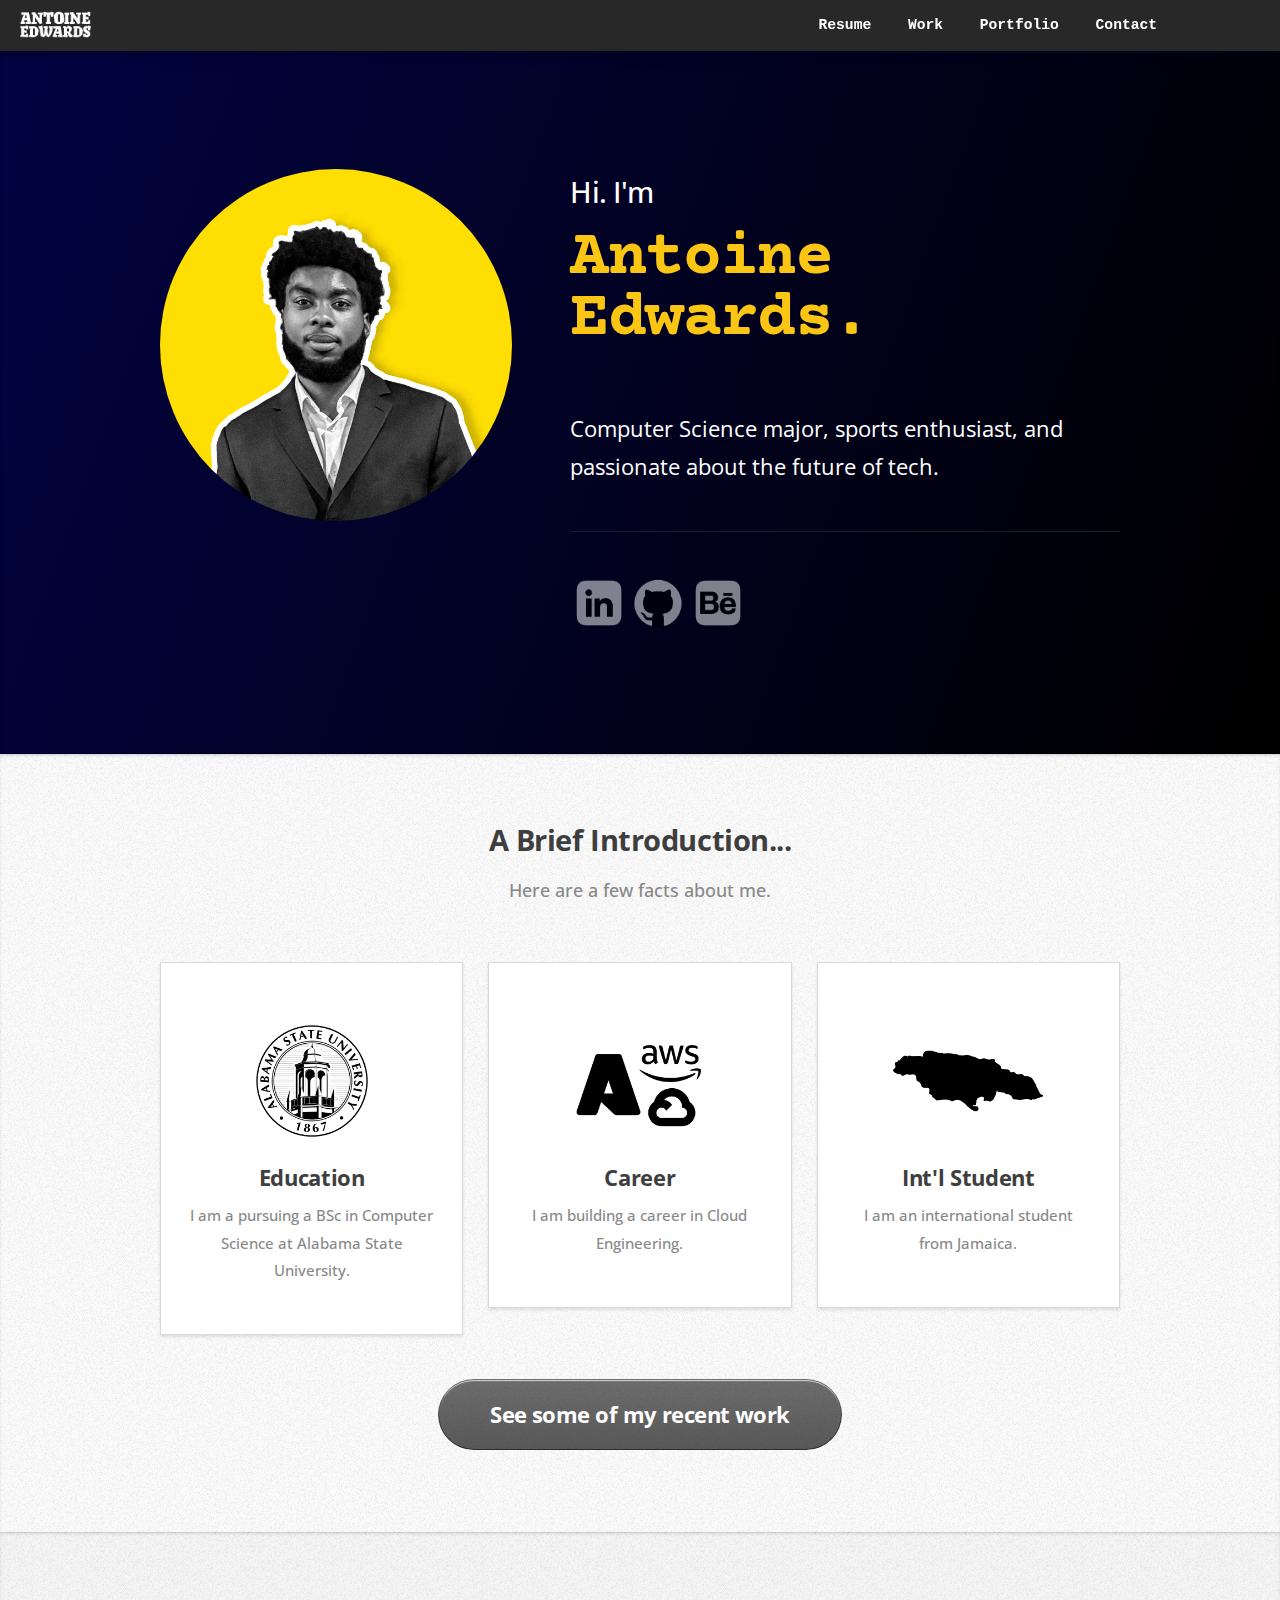
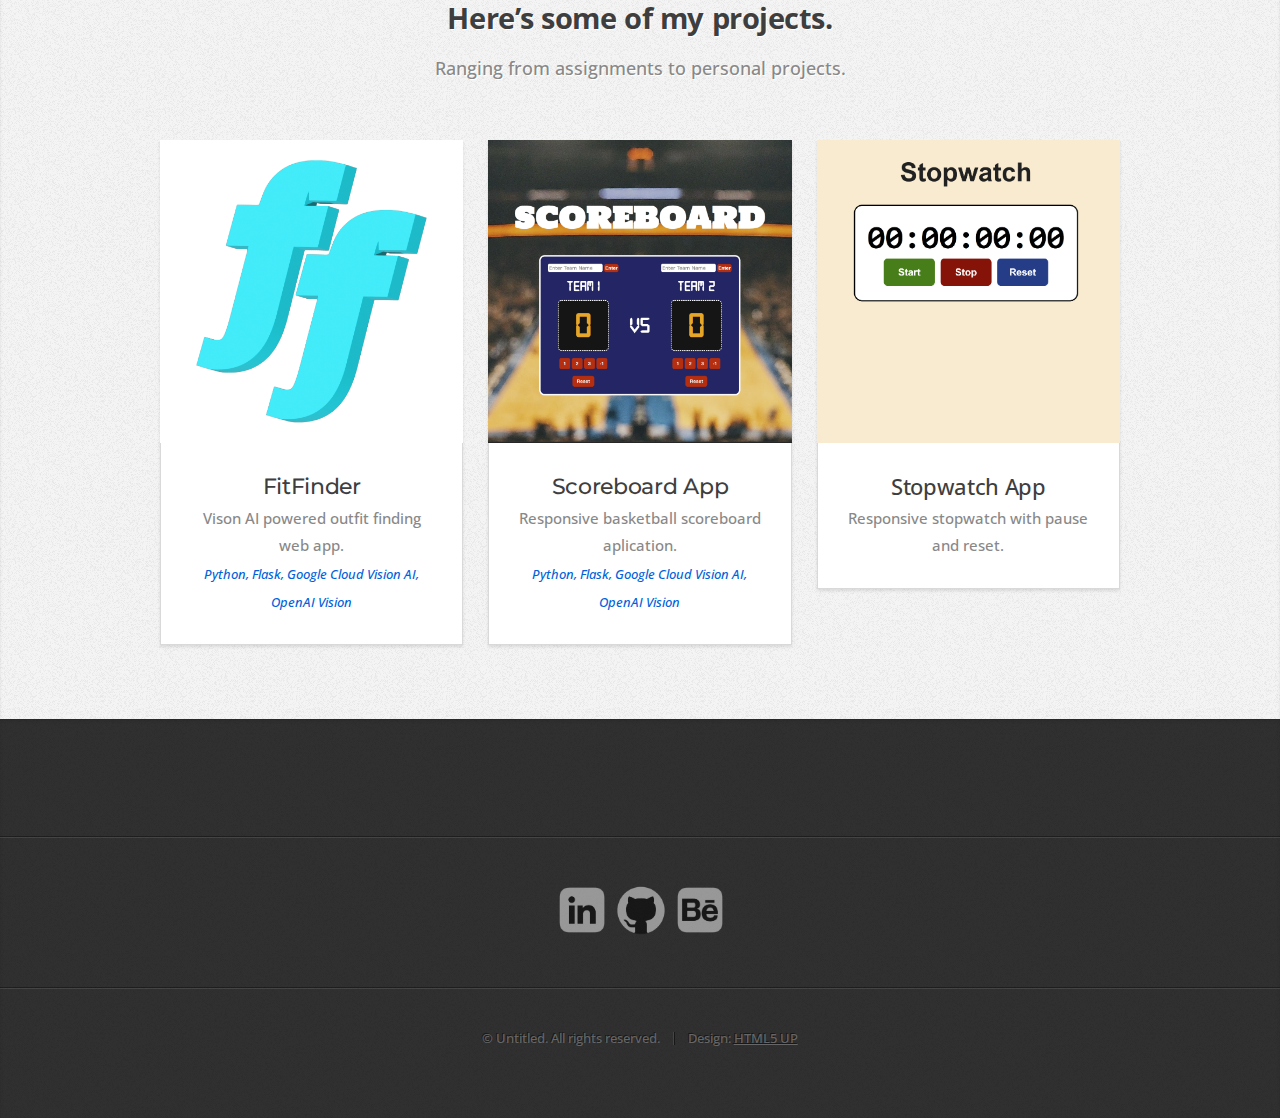
<file: html5up-miniport/index.html>
<!DOCTYPE HTML>
<!--
	Miniport by HTML5 UP
	html5up.net | @ajlkn
	Free for personal and commercial use under the CCA 3.0 license (html5up.net/license)
-->
<html>
	<head>
		<title>Antoine Edwards</title>
		<meta charset="utf-8" />
		<meta name="viewport" content="width=device-width, initial-scale=1, user-scalable=no" />
		<link rel="stylesheet" href="assets/css/main.css" />
		<link rel="icon" type="image/x-icon" href="images/">
	</head>
	<body class="is-preload">

		<!-- Nav -->
			<nav id="nav">
				<img id="logo" src="images/1x/Asset 2.png"/>
				<ul class="container">
					<li><a href="assets/ANTOINE-EDWARDS-RESUME.pdf" target="_blank">Resume</a></li>
					<li><a href="#work">Work</a></li>
					<li><a href="#portfolio">Portfolio</a></li>
					<li><a href="#contact">Contact</a></li>
				</ul>
			</nav>

		<!-- Home -->
			<article id="top" class="wrapper style1">
				<div class="container">
					<div class="row">
						<div class="col-4 col-5-large col-12-medium">
							<span class="image fit"><img src="images/HEADSHOT-yellow-bg.png" alt="" /></span>
						</div>
						<div class="col-8 col-7-large col-12-medium">
							<header>
								<h1 style="font-size: 2em;">Hi. I'm</h1>
								<h1 style="line-height: 1.5em;"><strong>Antoine Edwards.</strong></h1>
							</header>
							<p>Computer Science major, 
								sports enthusiast, and passionate about the future of tech.</p>
								<div class="col-12" >
									<hr/>
									<ul class="social">
										<li><a href="https://www.linkedin.com/in/antoineedwards"><img src="images/logos-02.png" height="50px" style="opacity: 0.5;"/></a></li>
										<li><a href="https://github.com/antoineedwards"><img src="images/logos-01.png" height="50px" style="opacity: 0.5"/></a></li>
										<li><a href="https://www.behance.net/antoineedwardsart"><img src="images/logos-03.png" height="50px" style="opacity: 0.5"/></a></li>
									</ul>
								</div>
							</div>
					</div>
				</div>
			</article>

		<!-- Work -->
			<article id="work" class="wrapper style2">
				<div class="container">
					<header>
						<h2>A Brief Introduction...</h2>
						<p>Here are a few facts about me.</p>
					</header>
					<div class="row aln-center">
						<div class="col-4 col-6-medium col-12-small">
							<section class="box style1">
								<img class="new-images" src = "images/WEBSITE-ASSETS-03.png">								
								<h3>Education</h3>
								<p>I am a pursuing a BSc in Computer Science at Alabama State University.</p>
							</section>
						</div>
						<div class="col-4 col-6-medium col-12-small">
							<section class="box style1">
								<img class="new-images" src = "images/WEBSITE-ASSETS-02.png">								
								<h3>Career</h3>
								<p>I am building a career in Cloud Engineering.</p>
							</section>
						</div>
						<div class="col-4 col-6-medium col-12-small">
							<section class="box style1">
								<img class="new-images" src = "images/WEBSITE-ASSETS-01.png">								
								<h3>Int'l Student</h3>
								<p>I am an international student from Jamaica.</p>
							</section>
						</div>
					</div>
					<footer>
						<a href="#portfolio" class="button large scrolly">See some of my recent work</a>
					</footer>
				</div>
			</article>

		<!-- Portfolio -->
			<article id="portfolio" class="wrapper style3">
				<div class="container">
					<header>
						<h2>Here’s some of my projects.</h2>
						<p>Ranging from assignments to personal projects.</p>
					</header>
					<div class="row">
						<div class="col-4 col-6-medium col-12-small">
							<article class="box style2">
								<a href="https://github.com/antoineedwards/palindrome-checker" class="image featured"><img src="images/fitfinder-03.jpg" alt="Antoine Edwards" /></a>
								<h3 class="project-title"><a href="#">FitFinder</a></h3>
								<p>Vison AI powered outfit finding web app.</p>
								<i class="app-desc">Python, Flask, Google Cloud Vision AI, OpenAI Vision </i>
							</article>
						</div>
						<div class="col-4 col-6-medium col-12-small">
							<article class="box style2">
								<a href="https://github.com/antoineedwards/Scoreboard-Project-JavaScript-Practice" class="image featured"><img src="images/scoreboard-thumbnail.png" alt="Antoine Edwards" /></a>
								<h3 class="project-title"><a href="#">Scoreboard App</a></h3>
								<p>Responsive basketball scoreboard aplication.</p>
								<i class="app-desc">Python, Flask, Google Cloud Vision AI, OpenAI Vision </i>
							</article>
						</div>
						<div class="col-4 col-6-medium col-12-small">
							<article class="box style2">
								<a href="#" class="image featured"><img src="images/stopwatch-thumbnail.png" alt="Antoine Edwards" /></a>
								<h3><a href="#">Stopwatch App</a></h3>
								<p>Responsive stopwatch with pause and reset.</p>
							</article>
							<!--
						</div>
						<div class="col-4 col-6-medium col-12-small">
							<article class="box style2">
								<a href="#" class="image featured"><img src="images/pic03.jpg" alt="Antoine Edwards" /></a>
								<h3><a href="#">Tempus dolore</a></h3>
								<p>Ornare nulla proin odio consequat.</p>
							</article>
						</div>
						<div class="col-4 col-6-medium col-12-small">
							<article class="box style2">
								<a href="#" class="image featured"><img src="images/pic05.jpg" alt="" /></a>
								<h3><a href="#">Feugiat aliquam</a></h3>
								<p>Ornare nulla proin odio consequat.</p>
							</article>
						</div>
						<div class="col-4 col-6-medium col-12-small">
							<article class="box style2">
								<a href="#" class="image featured"><img src="images/pic06.jpg" alt="" /></a>
								<h3><a href="#">Sed amet ornare</a></h3>
								<p>Ornare nulla proin odio consequat.</p>
							</article>
						</div>
					</div>
					<footer>
						<p>Want to know more?</p>
						<a href="#contact" class="button large scrolly">Get in touch with me</a>-->
					</footer>
				</div>
			</article>

		<!-- Contact -->
			<article id="contact" class="wrapper style4">
				<!--<div class="container medium">
					<header>
						<h2>Let's get in touch.</h2>
						<p>Send me a message!.</p>
					</header>
					<div class="row">
						<div class="col-12">
							<form method="post" action="#">
								<div class="row">
									<div class="col-6 col-12-small">
										<input type="text" name="name" id="name" placeholder="Name" />
									</div>
									<div class="col-6 col-12-small">
										<input type="text" name="email" id="email" placeholder="Email" />
									</div>
									<div class="col-12">
										<input type="text" name="subject" id="subject" placeholder="Subject" />
									</div>
									<div class="col-12">
										<textarea name="message" id="message" placeholder="Message"></textarea>
									</div>
									<div class="col-12">
										<ul class="actions">
											<li><input type="submit" value="Send Message" onclick="sendEmail()" /></li>
											<li><input type="reset" value="Clear Form" class="alt" /></li>
										</ul>
									</div>
								</div>
							</form>
						</div>-->
						<div class="col-12" >
							<hr/>
							<ul class="social">
								<li><a href="https://www.linkedin.com/in/antoineedwards"><img src="images/logos-02.png" height="50px" style="opacity: 0.5;"/></a></li>
								<li><a href="https://github.com/antoineedwards"><img src="images/logos-01.png" height="50px" style="opacity: 0.5"/></a></li>
								<li><a href="https://www.behance.net/antoineedwardsart"><img src="images/logos-03.png" height="50px" style="opacity: 0.5"/></a></li>

								<!--<li><a href="https://x.com/Hilltopbadniss" class="icon brands fa-twitter"><span class="label">Twitter</span></a></li>
								<li><a href="https://www.instagram.com/_aj.edwards_/?hl=en" class="icon brands fa-instagram"><span></span></a></li>
							-->
								<!--
								<li><a href="#" class="icon solid fa-rss"><span>RSS</span></a></li>
								<li><a href="#" class="icon brands fa-foursquare"><span>Foursquare</span></a></li>
								<li><a href="#" class="icon brands fa-skype"><span>Skype</span></a></li>
								<li><a href="#" class="icon brands fa-soundcloud"><span>Soundcloud</span></a></li>
								<li><a href="#" class="icon brands fa-youtube"><span>YouTube</span></a></li>
								<li><a href="#" class="icon brands fa-blogger"><span>Blogger</span></a></li>
								<li><a href="#" class="icon brands fa-flickr"><span>Flickr</span></a></li>
								<li><a href="#" class="icon brands fa-vimeo"><span>Vimeo</span></a></li>
								-->
							</ul>
							<hr />
						</div>
					</div>
					<footer>
						<ul id="copyright">
							<li>&copy; Untitled. All rights reserved.</li><li>Design: <a href="http://html5up.net">HTML5 UP</a></li>
						</ul>
					</footer>
				</div>
			</article>

		<!-- Scripts -->
			<script src="assets/js/jquery.min.js"></script>
			<script src="assets/js/jquery.scrolly.min.js"></script>
			<script src="assets/js/browser.min.js"></script>
			<script src="assets/js/breakpoints.min.js"></script>
			<script src="assets/js/util.js"></script>
			<script src="assets/js/main.js"></script>
			<script src="assets/js/contact.js"></script>

	</body>
</html>
</file>
<file: html5up-miniport/assets/css/main.css>
@import url("https://fonts.googleapis.com/css?family=Open+Sans:300,300italic,600,600italic,700");
@import url("fontawesome-all.min.css");
@import url('https://fonts.googleapis.com/css2?family=Courier+Prime:ital,wght@0,400;0,700;1,400;1,700&family=Space+Mono:ital,wght@0,400;0,700;1,400;1,700&display=swap');
@import url('https://fonts.googleapis.com/css2?family=Courier+Prime:ital,wght@0,400;0,700;1,400;1,700&family=Montserrat:ital,wght@0,100..900;1,100..900&family=Space+Mono:ital,wght@0,400;0,700;1,400;1,700&display=swap');
@import url('https://fonts.googleapis.com/css2?family=Montserrat:ital,wght@0,100..900;1,100..900&display=swap');
/*
	Miniport by HTML5 UP
	html5up.net | @ajlkn
	Free for personal and commercial use under the CCA 3.0 license (html5up.net/license)
*/
*{

	font-weight: 500;
}
html, body, div, span, applet, object,
iframe, h1, h2, h3, h4, h5, h6, p, blockquote,
pre, a, abbr, acronym, address, big, cite,
code, del, dfn, em, img, ins, kbd, q, s, samp,
small, strike, strong, sub, sup, tt, var, b,
u, i, center, dl, dt, dd, ol, ul, li, fieldset,
form, label, legend, table, caption, tbody,
tfoot, thead, tr, th, td, article, aside,
canvas, details, embed, figure, figcaption,
footer, header, hgroup, menu, nav, output, ruby,
section, summary, time, mark, audio, video {
	margin: 0;
	padding: 0;
	border: 0;
	font-size: 100%;
	font: Montserrat;
	vertical-align: baseline;}

article, aside, details, figcaption, figure,
footer, header, hgroup, menu, nav, section {
	display: block;}

.project-title{
	font-family: Montserrat;
	font-weight: 100;
}

.app-desc{
	font-size: 0.9em;
	color:#0062DB;
}

body {
	line-height: 1;
}

ol, ul {
	list-style: none;
}

blockquote, q {
	quotes: none;
}

	blockquote:before, blockquote:after, q:before, q:after {
		content: '';
		content: none;
	}

table {
	border-collapse: collapse;
	border-spacing: 0;
}

body {
	-webkit-text-size-adjust: none;
}

mark {
	background-color: transparent;
	color: inherit;
}

input::-moz-focus-inner {
	border: 0;
	padding: 0;
}

input, select, textarea {
	-moz-appearance: none;
	-webkit-appearance: none;
	-ms-appearance: none;
	appearance: none;
}

/* Basic */

	html {
		box-sizing: border-box;
	}

	*, *:before, *:after {
		box-sizing: inherit;
	}

	body {
		padding-top: 3.5em;
	}

		body.is-preload *, body.is-preload *:before, body.is-preload *:after {
			-moz-animation: none !important;
			-webkit-animation: none !important;
			-ms-animation: none !important;
			animation: none !important;
			-moz-transition: none !important;
			-webkit-transition: none !important;
			-ms-transition: none !important;
			transition: none !important;
		}

	body, input, textarea, select {
		font-family: 'Open Sans', sans-serif;
		line-height: 1.85em;
		color: #888;
		font-weight: 300;
		font-size: 13pt;
	}

	a {
		-moz-transition: color .2s ease-in-out;
		-webkit-transition: color .2s ease-in-out;
		-ms-transition: color .2s ease-in-out;
		transition: color .2s ease-in-out;
		color: #43B3E0;
		text-decoration: underline;
	}

		a:hover {
			color: #43bff0 !important;
		}

		a img {
			border: 0;
		}

	b, strong {
		font-weight: 600;
		color: #3e3e3e;
	}

	i, em {
		font-style: italic;
	}

	sub {
		position: relative;
		top: 0.5em;
		font-size: 0.8em;
	}

	sup {
		position: relative;
		top: -0.5em;
		font-size: 0.8em;
	}

	blockquote {
		border-left: solid 0.75em #eee;
		padding: 1em 0 1em 1.5em;
		font-style: italic;
	}

	h1, h2, h3, h4, h5, h6 {
		color: #3e3e3e;
		margin: 0 0 0.75em 0;
	}

	h1 a, h2 a, h3 a, h4 a, h5 a, h6 a {
		text-decoration: none;
		color: inherit;
	}

	h2, h3, h4, h5, h6 {
		font-weight: 700;
	}

	h1 {
		font-size: 40px;
		letter-spacing: -0.025em;

	}

		h1 strong {
			font-family: "Courier Prime", monospace;
			font-weight: 800;
			font-size: 65px;
			letter-spacing: -0.025em;
			font-style: normal;
			color: rgb(251, 197, 19);
		}

	h2 {
		font-size: 2em;
		letter-spacing: -0.015em;
	}

	h3 {
		font-size: 1.5em;
		letter-spacing: -0.015em;
	}

	em, i {
		font-style: italic;
	}

	br.clear {
		clear: both;
	}

	hr {
		border: 0;
		border-top: solid 1px #444;
		border-top-color: rgba(0, 0, 0, 0.35);
		box-shadow: 0px 1px 0px 0px rgba(255, 255, 255, 0.1);
		height: 1px;
		margin: 3em 0;
	}

	p, ul, ol, dl, table {
		margin-bottom: 0;
	}

	header {
		margin: 0 0 3em 0;
	}

		header > p {
			font-size: 1.25em;
			margin: 0;
		}

	footer {
		margin: 3em 0 0 0;
	}

		footer > p {
			font-size: 1.25em;
		}

/* Container */

	.container {
		margin: 0 auto;
		max-width: calc(100% - 50px);
		width: 1200px;
	}

		.container.medium {
			width: 900px;
		}

		@media screen and (max-width: 1680px) {

			.container {
				width: 1200px;
			}

				.container.medium {
					width: 900px;
				}

		}

		@media screen and (max-width: 1280px) {

			.container {
				width: 960px;
			}

				.container.medium {
					width: 720px;
				}

		}

		@media screen and (max-width: 980px) {

			.container {
				width: 100%;
			}

				.container.medium {
					width: 75%;
				}

		}

		@media screen and (max-width: 736px) {

			.container {
				width: 100%;
				max-width: calc(100% - 30px);
			}

				.container.medium {
					width: 100%;
				}

		}

/* Row */

	.row {
		display: flex;
		flex-wrap: wrap;
		box-sizing: border-box;
		align-items: stretch;
	}

		.row > * {
			box-sizing: border-box;
		}

		.row.gtr-uniform > * > :last-child {
			margin-bottom: 0;
		}

		.row.aln-left {
			justify-content: flex-start;
		}

		.row.aln-center {
			justify-content: center;
		}

		.row.aln-right {
			justify-content: flex-end;
		}

		.row.aln-top {
			align-items: flex-start;
		}

		.row.aln-middle {
			align-items: center;
		}

		.row.aln-bottom {
			align-items: flex-end;
		}

		.row > .imp {
			order: -1;
		}

		.row > .col-1 {
			width: 8.33333%;
		}

		.row > .off-1 {
			margin-left: 8.33333%;
		}

		.row > .col-2 {
			width: 16.66667%;
		}

		.row > .off-2 {
			margin-left: 16.66667%;
		}

		.row > .col-3 {
			width: 25%;
		}

		.row > .off-3 {
			margin-left: 25%;
		}

		.row > .col-4 {
			width: 33.33333%;
		}

		.row > .off-4 {
			margin-left: 33.33333%;
		}

		.row > .col-5 {
			width: 41.66667%;
		}

		.row > .off-5 {
			margin-left: 41.66667%;
		}

		.row > .col-6 {
			width: 50%;
		}

		.row > .off-6 {
			margin-left: 50%;
		}

		.row > .col-7 {
			width: 58.33333%;
		}

		.row > .off-7 {
			margin-left: 58.33333%;
		}

		.row > .col-8 {
			width: 66.66667%;
		}

		.row > .off-8 {
			margin-left: 66.66667%;
		}

		.row > .col-9 {
			width: 75%;
		}

		.row > .off-9 {
			margin-left: 75%;
		}

		.row > .col-10 {
			width: 83.33333%;
		}

		.row > .off-10 {
			margin-left: 83.33333%;
		}

		.row > .col-11 {
			width: 91.66667%;
		}

		.row > .off-11 {
			margin-left: 91.66667%;
		}

		.row > .col-12 {
			width: 100%;
		}

		.row > .off-12 {
			margin-left: 100%;
		}

		.row.gtr-0 {
			margin-top: 0px;
			margin-left: 0px;
		}

			.row.gtr-0 > * {
				padding: 0px 0 0 0px;
			}

			.row.gtr-0.gtr-uniform {
				margin-top: 0px;
			}

				.row.gtr-0.gtr-uniform > * {
					padding-top: 0px;
				}

		.row.gtr-25 {
			margin-top: -6.25px;
			margin-left: -6.25px;
		}

			.row.gtr-25 > * {
				padding: 6.25px 0 0 6.25px;
			}

			.row.gtr-25.gtr-uniform {
				margin-top: -6.25px;
			}

				.row.gtr-25.gtr-uniform > * {
					padding-top: 6.25px;
				}

		.row.gtr-50 {
			margin-top: -12.5px;
			margin-left: -12.5px;
		}

			.row.gtr-50 > * {
				padding: 12.5px 0 0 12.5px;
			}

			.row.gtr-50.gtr-uniform {
				margin-top: -12.5px;
			}

				.row.gtr-50.gtr-uniform > * {
					padding-top: 12.5px;
				}

		.row {
			margin-top: -25px;
			margin-left: -25px;
		}

			.row > * {
				padding: 25px 0 0 25px;
			}

			.row.gtr-uniform {
				margin-top: -25px;
			}

				.row.gtr-uniform > * {
					padding-top: 25px;
				}

		.row.gtr-150 {
			margin-top: -37.5px;
			margin-left: -37.5px;
		}

			.row.gtr-150 > * {
				padding: 37.5px 0 0 37.5px;
			}

			.row.gtr-150.gtr-uniform {
				margin-top: -37.5px;
			}

				.row.gtr-150.gtr-uniform > * {
					padding-top: 37.5px;
				}

		.row.gtr-200 {
			margin-top: -50px;
			margin-left: -50px;
		}

			.row.gtr-200 > * {
				padding: 50px 0 0 50px;
			}

			.row.gtr-200.gtr-uniform {
				margin-top: -50px;
			}

				.row.gtr-200.gtr-uniform > * {
					padding-top: 50px;
				}

		@media screen and (max-width: 1680px) {

			.row {
				display: flex;
				flex-wrap: wrap;
				box-sizing: border-box;
				align-items: stretch;
			}

				.row > * {
					box-sizing: border-box;
				}

				.row.gtr-uniform > * > :last-child {
					margin-bottom: 0;
				}

				.row.aln-left {
					justify-content: flex-start;
				}

				.row.aln-center {
					justify-content: center;
				}

				.row.aln-right {
					justify-content: flex-end;
				}

				.row.aln-top {
					align-items: flex-start;
				}

				.row.aln-middle {
					align-items: center;
				}

				.row.aln-bottom {
					align-items: flex-end;
				}

				.row > .imp-xlarge {
					order: -1;
				}

				.row > .col-1-xlarge {
					width: 8.33333%;
				}

				.row > .off-1-xlarge {
					margin-left: 8.33333%;
				}

				.row > .col-2-xlarge {
					width: 16.66667%;
				}

				.row > .off-2-xlarge {
					margin-left: 16.66667%;
				}

				.row > .col-3-xlarge {
					width: 25%;
				}

				.row > .off-3-xlarge {
					margin-left: 25%;
				}

				.row > .col-4-xlarge {
					width: 33.33333%;
				}

				.row > .off-4-xlarge {
					margin-left: 33.33333%;
				}

				.row > .col-5-xlarge {
					width: 41.66667%;
				}

				.row > .off-5-xlarge {
					margin-left: 41.66667%;
				}

				.row > .col-6-xlarge {
					width: 50%;
				}

				.row > .off-6-xlarge {
					margin-left: 50%;
				}

				.row > .col-7-xlarge {
					width: 58.33333%;
				}

				.row > .off-7-xlarge {
					margin-left: 58.33333%;
				}

				.row > .col-8-xlarge {
					width: 66.66667%;
				}

				.row > .off-8-xlarge {
					margin-left: 66.66667%;
				}

				.row > .col-9-xlarge {
					width: 75%;
				}

				.row > .off-9-xlarge {
					margin-left: 75%;
				}

				.row > .col-10-xlarge {
					width: 83.33333%;
				}

				.row > .off-10-xlarge {
					margin-left: 83.33333%;
				}

				.row > .col-11-xlarge {
					width: 91.66667%;
				}

				.row > .off-11-xlarge {
					margin-left: 91.66667%;
				}

				.row > .col-12-xlarge {
					width: 100%;
				}

				.row > .off-12-xlarge {
					margin-left: 100%;
				}

				.row.gtr-0 {
					margin-top: 0px;
					margin-left: 0px;
				}

					.row.gtr-0 > * {
						padding: 0px 0 0 0px;
					}

					.row.gtr-0.gtr-uniform {
						margin-top: 0px;
					}

						.row.gtr-0.gtr-uniform > * {
							padding-top: 0px;
						}

				.row.gtr-25 {
					margin-top: -6.25px;
					margin-left: -6.25px;
				}

					.row.gtr-25 > * {
						padding: 6.25px 0 0 6.25px;
					}

					.row.gtr-25.gtr-uniform {
						margin-top: -6.25px;
					}

						.row.gtr-25.gtr-uniform > * {
							padding-top: 6.25px;
						}

				.row.gtr-50 {
					margin-top: -12.5px;
					margin-left: -12.5px;
				}

					.row.gtr-50 > * {
						padding: 12.5px 0 0 12.5px;
					}

					.row.gtr-50.gtr-uniform {
						margin-top: -12.5px;
					}

						.row.gtr-50.gtr-uniform > * {
							padding-top: 12.5px;
						}

				.row {
					margin-top: -25px;
					margin-left: -25px;
				}

					.row > * {
						padding: 25px 0 0 25px;
					}

					.row.gtr-uniform {
						margin-top: -25px;
					}

						.row.gtr-uniform > * {
							padding-top: 25px;
						}

				.row.gtr-150 {
					margin-top: -37.5px;
					margin-left: -37.5px;
				}

					.row.gtr-150 > * {
						padding: 37.5px 0 0 37.5px;
					}

					.row.gtr-150.gtr-uniform {
						margin-top: -37.5px;
					}

						.row.gtr-150.gtr-uniform > * {
							padding-top: 37.5px;
						}

				.row.gtr-200 {
					margin-top: -50px;
					margin-left: -50px;
				}

					.row.gtr-200 > * {
						padding: 50px 0 0 50px;
					}

					.row.gtr-200.gtr-uniform {
						margin-top: -50px;
					}

						.row.gtr-200.gtr-uniform > * {
							padding-top: 50px;
						}

		}

		@media screen and (max-width: 1280px) {

			.row {
				display: flex;
				flex-wrap: wrap;
				box-sizing: border-box;
				align-items: stretch;
			}

				.row > * {
					box-sizing: border-box;
				}

				.row.gtr-uniform > * > :last-child {
					margin-bottom: 0;
				}

				.row.aln-left {
					justify-content: flex-start;
				}

				.row.aln-center {
					justify-content: center;
				}

				.row.aln-right {
					justify-content: flex-end;
				}

				.row.aln-top {
					align-items: flex-start;
				}

				.row.aln-middle {
					align-items: center;
				}

				.row.aln-bottom {
					align-items: flex-end;
				}

				.row > .imp-large {
					order: -1;
				}

				.row > .col-1-large {
					width: 8.33333%;
				}

				.row > .off-1-large {
					margin-left: 8.33333%;
				}

				.row > .col-2-large {
					width: 16.66667%;
				}

				.row > .off-2-large {
					margin-left: 16.66667%;
				}

				.row > .col-3-large {
					width: 25%;
				}

				.row > .off-3-large {
					margin-left: 25%;
				}

				.row > .col-4-large {
					width: 33.33333%;
				}

				.row > .off-4-large {
					margin-left: 33.33333%;
				}

				.row > .col-5-large {
					width: 41.66667%;
				}

				.row > .off-5-large {
					margin-left: 41.66667%;
				}

				.row > .col-6-large {
					width: 50%;
				}

				.row > .off-6-large {
					margin-left: 50%;
				}

				.row > .col-7-large {
					width: 58.33333%;
				}

				.row > .off-7-large {
					margin-left: 58.33333%;
				}

				.row > .col-8-large {
					width: 66.66667%;
				}

				.row > .off-8-large {
					margin-left: 66.66667%;
				}

				.row > .col-9-large {
					width: 75%;
				}

				.row > .off-9-large {
					margin-left: 75%;
				}

				.row > .col-10-large {
					width: 83.33333%;
				}

				.row > .off-10-large {
					margin-left: 83.33333%;
				}

				.row > .col-11-large {
					width: 91.66667%;
				}

				.row > .off-11-large {
					margin-left: 91.66667%;
				}

				.row > .col-12-large {
					width: 100%;
				}

				.row > .off-12-large {
					margin-left: 100%;
				}

				.row.gtr-0 {
					margin-top: 0px;
					margin-left: 0px;
				}

					.row.gtr-0 > * {
						padding: 0px 0 0 0px;
					}

					.row.gtr-0.gtr-uniform {
						margin-top: 0px;
					}

						.row.gtr-0.gtr-uniform > * {
							padding-top: 0px;
						}

				.row.gtr-25 {
					margin-top: -6.25px;
					margin-left: -6.25px;
				}

					.row.gtr-25 > * {
						padding: 6.25px 0 0 6.25px;
					}

					.row.gtr-25.gtr-uniform {
						margin-top: -6.25px;
					}

						.row.gtr-25.gtr-uniform > * {
							padding-top: 6.25px;
						}

				.row.gtr-50 {
					margin-top: -12.5px;
					margin-left: -12.5px;
				}

					.row.gtr-50 > * {
						padding: 12.5px 0 0 12.5px;
					}

					.row.gtr-50.gtr-uniform {
						margin-top: -12.5px;
					}

						.row.gtr-50.gtr-uniform > * {
							padding-top: 12.5px;
						}

				.row {
					margin-top: -25px;
					margin-left: -25px;
				}

					.row > * {
						padding: 25px 0 0 25px;
					}

					.row.gtr-uniform {
						margin-top: -25px;
					}

						.row.gtr-uniform > * {
							padding-top: 25px;
						}

				.row.gtr-150 {
					margin-top: -37.5px;
					margin-left: -37.5px;
				}

					.row.gtr-150 > * {
						padding: 37.5px 0 0 37.5px;
					}

					.row.gtr-150.gtr-uniform {
						margin-top: -37.5px;
					}

						.row.gtr-150.gtr-uniform > * {
							padding-top: 37.5px;
						}

				.row.gtr-200 {
					margin-top: -50px;
					margin-left: -50px;
				}

					.row.gtr-200 > * {
						padding: 50px 0 0 50px;
					}

					.row.gtr-200.gtr-uniform {
						margin-top: -50px;
					}

						.row.gtr-200.gtr-uniform > * {
							padding-top: 50px;
						}

		}

		@media screen and (max-width: 980px) {

			.row {
				display: flex;
				flex-wrap: wrap;
				box-sizing: border-box;
				align-items: stretch;
			}

				.row > * {
					box-sizing: border-box;
				}

				.row.gtr-uniform > * > :last-child {
					margin-bottom: 0;
				}

				.row.aln-left {
					justify-content: flex-start;
				}

				.row.aln-center {
					justify-content: center;
				}

				.row.aln-right {
					justify-content: flex-end;
				}

				.row.aln-top {
					align-items: flex-start;
				}

				.row.aln-middle {
					align-items: center;
				}

				.row.aln-bottom {
					align-items: flex-end;
				}

				.row > .imp-medium {
					order: -1;
				}

				.row > .col-1-medium {
					width: 8.33333%;
				}

				.row > .off-1-medium {
					margin-left: 8.33333%;
				}

				.row > .col-2-medium {
					width: 16.66667%;
				}

				.row > .off-2-medium {
					margin-left: 16.66667%;
				}

				.row > .col-3-medium {
					width: 25%;
				}

				.row > .off-3-medium {
					margin-left: 25%;
				}

				.row > .col-4-medium {
					width: 33.33333%;
				}

				.row > .off-4-medium {
					margin-left: 33.33333%;
				}

				.row > .col-5-medium {
					width: 41.66667%;
				}

				.row > .off-5-medium {
					margin-left: 41.66667%;
				}

				.row > .col-6-medium {
					width: 50%;
				}

				.row > .off-6-medium {
					margin-left: 50%;
				}

				.row > .col-7-medium {
					width: 58.33333%;
				}

				.row > .off-7-medium {
					margin-left: 58.33333%;
				}

				.row > .col-8-medium {
					width: 66.66667%;
				}

				.row > .off-8-medium {
					margin-left: 66.66667%;
				}

				.row > .col-9-medium {
					width: 75%;
				}

				.row > .off-9-medium {
					margin-left: 75%;
				}

				.row > .col-10-medium {
					width: 83.33333%;
				}

				.row > .off-10-medium {
					margin-left: 83.33333%;
				}

				.row > .col-11-medium {
					width: 91.66667%;
				}

				.row > .off-11-medium {
					margin-left: 91.66667%;
				}

				.row > .col-12-medium {
					width: 100%;
				}

				.row > .off-12-medium {
					margin-left: 100%;
				}

				.row.gtr-0 {
					margin-top: 0px;
					margin-left: 0px;
				}

					.row.gtr-0 > * {
						padding: 0px 0 0 0px;
					}

					.row.gtr-0.gtr-uniform {
						margin-top: 0px;
					}

						.row.gtr-0.gtr-uniform > * {
							padding-top: 0px;
						}

				.row.gtr-25 {
					margin-top: -6.25px;
					margin-left: -6.25px;
				}

					.row.gtr-25 > * {
						padding: 6.25px 0 0 6.25px;
					}

					.row.gtr-25.gtr-uniform {
						margin-top: -6.25px;
					}

						.row.gtr-25.gtr-uniform > * {
							padding-top: 6.25px;
						}

				.row.gtr-50 {
					margin-top: -12.5px;
					margin-left: -12.5px;
				}

					.row.gtr-50 > * {
						padding: 12.5px 0 0 12.5px;
					}

					.row.gtr-50.gtr-uniform {
						margin-top: -12.5px;
					}

						.row.gtr-50.gtr-uniform > * {
							padding-top: 12.5px;
						}

				.row {
					margin-top: -25px;
					margin-left: -25px;
				}

					.row > * {
						padding: 25px 0 0 25px;
					}

					.row.gtr-uniform {
						margin-top: -25px;
					}

						.row.gtr-uniform > * {
							padding-top: 25px;
						}

				.row.gtr-150 {
					margin-top: -37.5px;
					margin-left: -37.5px;
				}

					.row.gtr-150 > * {
						padding: 37.5px 0 0 37.5px;
					}

					.row.gtr-150.gtr-uniform {
						margin-top: -37.5px;
					}

						.row.gtr-150.gtr-uniform > * {
							padding-top: 37.5px;
						}

				.row.gtr-200 {
					margin-top: -50px;
					margin-left: -50px;
				}

					.row.gtr-200 > * {
						padding: 50px 0 0 50px;
					}

					.row.gtr-200.gtr-uniform {
						margin-top: -50px;
					}

						.row.gtr-200.gtr-uniform > * {
							padding-top: 50px;
						}

		}

		@media screen and (max-width: 736px) {

			.row {
				display: flex;
				flex-wrap: wrap;
				box-sizing: border-box;
				align-items: stretch;
			}

				.row > * {
					box-sizing: border-box;
				}

				.row.gtr-uniform > * > :last-child {
					margin-bottom: 0;
				}

				.row.aln-left {
					justify-content: flex-start;
				}

				.row.aln-center {
					justify-content: center;
				}

				.row.aln-right {
					justify-content: flex-end;
				}

				.row.aln-top {
					align-items: flex-start;
				}

				.row.aln-middle {
					align-items: center;
				}

				.row.aln-bottom {
					align-items: flex-end;
				}

				.row > .imp-small {
					order: -1;
				}

				.row > .col-1-small {
					width: 8.33333%;
				}

				.row > .off-1-small {
					margin-left: 8.33333%;
				}

				.row > .col-2-small {
					width: 16.66667%;
				}

				.row > .off-2-small {
					margin-left: 16.66667%;
				}

				.row > .col-3-small {
					width: 25%;
				}

				.row > .off-3-small {
					margin-left: 25%;
				}

				.row > .col-4-small {
					width: 33.33333%;
				}

				.row > .off-4-small {
					margin-left: 33.33333%;
				}

				.row > .col-5-small {
					width: 41.66667%;
				}

				.row > .off-5-small {
					margin-left: 41.66667%;
				}

				.row > .col-6-small {
					width: 50%;
				}

				.row > .off-6-small {
					margin-left: 50%;
				}

				.row > .col-7-small {
					width: 58.33333%;
				}

				.row > .off-7-small {
					margin-left: 58.33333%;
				}

				.row > .col-8-small {
					width: 66.66667%;
				}

				.row > .off-8-small {
					margin-left: 66.66667%;
				}

				.row > .col-9-small {
					width: 75%;
				}

				.row > .off-9-small {
					margin-left: 75%;
				}

				.row > .col-10-small {
					width: 83.33333%;
				}

				.row > .off-10-small {
					margin-left: 83.33333%;
				}

				.row > .col-11-small {
					width: 91.66667%;
				}

				.row > .off-11-small {
					margin-left: 91.66667%;
				}

				.row > .col-12-small {
					width: 100%;
				}

				.row > .off-12-small {
					margin-left: 100%;
				}

				.row.gtr-0 {
					margin-top: 0px;
					margin-left: 0px;
				}

					.row.gtr-0 > * {
						padding: 0px 0 0 0px;
					}

					.row.gtr-0.gtr-uniform {
						margin-top: 0px;
					}

						.row.gtr-0.gtr-uniform > * {
							padding-top: 0px;
						}

				.row.gtr-25 {
					margin-top: -3.75px;
					margin-left: -3.75px;
				}

					.row.gtr-25 > * {
						padding: 3.75px 0 0 3.75px;
					}

					.row.gtr-25.gtr-uniform {
						margin-top: -3.75px;
					}

						.row.gtr-25.gtr-uniform > * {
							padding-top: 3.75px;
						}

				.row.gtr-50 {
					margin-top: -7.5px;
					margin-left: -7.5px;
				}

					.row.gtr-50 > * {
						padding: 7.5px 0 0 7.5px;
					}

					.row.gtr-50.gtr-uniform {
						margin-top: -7.5px;
					}

						.row.gtr-50.gtr-uniform > * {
							padding-top: 7.5px;
						}

				.row {
					margin-top: -15px;
					margin-left: -15px;
				}

					.row > * {
						padding: 15px 0 0 15px;
					}

					.row.gtr-uniform {
						margin-top: -15px;
					}

						.row.gtr-uniform > * {
							padding-top: 15px;
						}

				.row.gtr-150 {
					margin-top: -22.5px;
					margin-left: -22.5px;
				}

					.row.gtr-150 > * {
						padding: 22.5px 0 0 22.5px;
					}

					.row.gtr-150.gtr-uniform {
						margin-top: -22.5px;
					}

						.row.gtr-150.gtr-uniform > * {
							padding-top: 22.5px;
						}

				.row.gtr-200 {
					margin-top: -30px;
					margin-left: -30px;
				}

					.row.gtr-200 > * {
						padding: 30px 0 0 30px;
					}

					.row.gtr-200.gtr-uniform {
						margin-top: -30px;
					}

						.row.gtr-200.gtr-uniform > * {
							padding-top: 30px;
						}

		}

/* Form */

	form label {
		color: #3e3e3e;
		font-weight: 700;
		display: block;
		margin: 0 0 0.5em 0;
	}

	form input[type=text],
	form input[type=email],
	form input[type=password],
	form select,
	form textarea {
		-moz-transition: background .2s ease-in-out, box-shadow .2s ease-in-out;
		-webkit-transition: background .2s ease-in-out, box-shadow .2s ease-in-out;
		-ms-transition: background .2s ease-in-out, box-shadow .2s ease-in-out;
		transition: background .2s ease-in-out, box-shadow .2s ease-in-out;
		-webkit-appearance: none;
		display: block;
		border: 0;
		padding: 0.75em;
		font-size: 1em;
		border-radius: 8px;
		border: solid 1px #ddd;
		background: #fff;
		color: #bbb;
		box-shadow: inset 0px 2px 3px 1px rgba(0, 0, 0, 0.05), 0px 1px 0px 0px rgba(255, 255, 255, 0.025);
		width: 100%;
	}

		form input[type=text]:focus,
		form input[type=email]:focus,
		form input[type=password]:focus,
		form select:focus,
		form textarea:focus {
			background: #fafafa;
			box-shadow: inset 0px 2px 5px 0px rgba(0, 0, 0, 0.05), 0px 1px 0px 0px rgba(255, 255, 255, 0.025), inset 0px 0px 2px 1px #43bff0;
		}

	form textarea {
		height: 15em;
	}

	form .actions:last-child {
		margin-bottom: 0;
	}

	form ::-webkit-input-placeholder {
		color: #555 !important;
	}

	form :-moz-placeholder {
		color: #555 !important;
	}

	form ::-moz-placeholder {
		color: #555 !important;
	}

	form :-ms-input-placeholder {
		color: #555 !important;
	}

	form ::-moz-focus-inner {
		border: 0;
	}

/* Tables */

	table {
		width: 100%;
	}

		table.default {
			width: 100%;
		}

			table.default tr {
				border-top: solid 1px #eee;
			}

				table.default tr:first-child {
					border-top: 0;
				}

			table.default td {
				padding: 0.5em 1em 0.5em 1em;
			}

			table.default th {
				text-align: left;
				padding: 0.5em 1em 0.5em 1em;
				font-weight: 600;
				margin: 0 0 1em 0;
			}

			table.default thead {
				background: #4f4f4f;
				color: #fff;
			}

/* Section/Article */

	section, article {
		margin-bottom: 3em;
	}

	section > :last-child,
	article > :last-child,
	section:last-child,
	article:last-child {
		margin-bottom: 0;
	}

/* Image */

	.image {
		display: inline-block;
		position: relative;
	}

		.image img {
			display: block;
			width: 100%;
		}

		.image.fit {
			display: block;
			width: 100%;
		}

		.image.featured {
			display: block;
			width: 100%;
			margin: 0 0 2em 0;
		}

		.image.left {
			float: left;
			margin: 0 2em 2em 0;
		}

		.image.centered {
			display: block;
			margin: 0 0 2em 0;
		}

			.image.centered img {
				margin: 0 auto;
				width: auto;
			}

/* Button */

	input[type="button"],
	input[type="submit"],
	input[type="reset"],
	button,
	.button {
		background-image: url("images/bg.png"), -moz-linear-gradient(top, rgba(0, 0, 0, 0), rgba(0, 0, 0, 0.2));
		background-image: url("images/bg.png"), -webkit-linear-gradient(top, rgba(0, 0, 0, 0), rgba(0, 0, 0, 0.2));
		background-image: url("images/bg.png"), -ms-linear-gradient(top, rgba(0, 0, 0, 0), rgba(0, 0, 0, 0.2));
		background-image: url("images/bg.png"), linear-gradient(top, rgba(0, 0, 0, 0), rgba(0, 0, 0, 0.2));
		-moz-transition: background-color .2s ease-in-out;
		-webkit-transition: background-color .2s ease-in-out;
		-ms-transition: background-color .2s ease-in-out;
		transition: background-color .2s ease-in-out;
		-webkit-appearance: none;
		position: relative;
		display: inline-block;
		color: #ffffff !important;
		text-decoration: none;
		font-weight: 700;
		border: 0;
		outline: 0;
		cursor: pointer;
		border-radius: 40px;
		/*text-shadow: -1px -1px 0.5px rgba(0, 0, 0, 0.5);*/
		overflow: hidden;
		box-shadow: inset 0px 0px 0px 1px rgba(0, 0, 0, 0.5), inset 0px 2px 1px 0px rgba(255, 255, 255, 0.75);
		background-color: #6e6e6e;
		padding: 1em 2.35em 1em 2.35em;
		font-size: 1.1em;
		max-width: 50em;
	}

		input[type="button"]:hover,
		input[type="submit"]:hover,
		input[type="reset"]:hover,
		button:hover,
		.button:hover {
			background-color: #43bff0;
			color: #ffffff !important;
		}

		input[type="button"]:active,
		input[type="submit"]:active,
		input[type="reset"]:active,
		button:active,
		.button:active {
			background-color: #3BA8D3;
			top: 1px;
		}

		input[type="button"].large,
		input[type="submit"].large,
		input[type="reset"].large,
		button.large,
		.button.large {
			font-size: 1.5em;
			letter-spacing: -0.025em;
		}

		input[type="button"].alt,
		input[type="submit"].alt,
		input[type="reset"].alt,
		button.alt,
		.button.alt {
			background-color: #444;
			box-shadow: inset 0px 0px 0px 1px #242424, inset 0px 2px 1px 0px rgba(255, 255, 255, 0.2);
		}

			input[type="button"].alt:hover,
			input[type="submit"].alt:hover,
			input[type="reset"].alt:hover,
			button.alt:hover,
			.button.alt:hover {
				background-color: #4f4f4f;
				color: #fff !important;
			}

			input[type="button"].alt:active,
			input[type="submit"].alt:active,
			input[type="reset"].alt:active,
			button.alt:active,
			.button.alt:active {
				background-color: #ffffff;
			}

/* List */

	ul {
		list-style: disc;
		padding-left: 1em;
	}

		ul li {
			padding-left: 0.5em;
		}

	ol {
		list-style: decimal;
		padding-left: 1.25em;
	}

		ol li {
			padding-left: 0.25em;
		}

/* Social */

	ul.social {
		cursor: default;
		margin: 0;
		list-style: none;
		padding-left: 0;
	}

		ul.social li {
			position: relative;
			display: inline-block;
			margin: 0.25em;
			top: 0;
			padding-left: 0;
		}

			ul.social li a {
				-moz-transition: top .2s ease-in-out;
				-webkit-transition: top .2s ease-in-out;
				-ms-transition: top .2s ease-in-out;
				transition: top .2s ease-in-out;
				display: block;
				width: 48px;
				height: 48px;
				border-radius: 6px;
				top: 0;
				position: relative;
			}

				ul.social li a:before {
					background-image: url("images/bg.png"), -moz-linear-gradient(top, rgba(0, 0, 0, 0), rgba(0, 0, 0, 0.2));
					background-image: url("images/bg.png"), -webkit-linear-gradient(top, rgba(0, 0, 0, 0), rgba(0, 0, 0, 0.2));
					background-image: url("images/bg.png"), -ms-linear-gradient(top, rgba(0, 0, 0, 0), rgba(0, 0, 0, 0.2));
					background-image: url("images/bg.png"), linear-gradient(top, rgba(0, 0, 0, 0), rgba(0, 0, 0, 0.2));
					-moz-transition: background-color .2s ease-in-out;
					-webkit-transition: background-color .2s ease-in-out;
					-ms-transition: background-color .2s ease-in-out;
					transition: background-color .2s ease-in-out;
					background-color: #444;
					border-radius: 6px;
					box-shadow: inset 0px 0px 0px 1px #282828, inset 0px 2px 1px 0px rgba(255, 255, 255, 0.1);
					color: #2E2E2E !important;
					display: block;
					font-size: 26px;
					height: 48px;
					line-height: 48px;
					text-align: center;
					outline: 0;
					overflow: hidden;
					text-shadow: 1px 1px 0px rgba(255, 255, 255, 0.1);
					width: 48px;
				}

				ul.social li a.fa-twitter {
					background-color: #E0D7C8;
				}

				ul.social li a.fa-facebook-f {
					background-color: #3C5A98;
				}

				ul.social li a.fa-dribbble {
					background-color: #C4376B;
				}

				ul.social li a.fa-linkedin-in {
					background-color: #E0D7C8;
				}

				ul.social li a.fa-tumblr {
					background-color: #51718A;
				}

				ul.social li a.fa-google-plus {
					background-color: #DA2713;
				}

				ul.social li a.fa-github {
					background-color: #E0D7C8;
				}

				ul.social li a.fa-rss {
					background-color: #F2600B;
				}

				ul.social li a.fa-instagram {
					background-color: #E0D7C8;
				}

				ul.social li a.fa-foursquare {
					background-color: #39A3D4;
				}

				ul.social li a.fa-skype {
					background-color: #10BEF1;
				}

				ul.social li a.fa-soundcloud {
					background-color: #FE5419;
				}

				ul.social li a.fa-youtube {
					background-color: #BF2E25;
				}

				ul.social li a.fa-blogger {
					background-color: #FF6501;
				}

				ul.social li a.fa-flickr {
					background-color: #0062DB;
				}

				ul.social li a.fa-vimeo {
					background-color: #4C8AB0;
				}

				ul.social li a:hover {
					top: -5px;
				}

					ul.social li a:hover:before {
						background-color: transparent;
					}

/* Actions */

	ul.actions {
		list-style: none;
		padding-left: 0;
	}

		ul.actions li {
			display: inline-block;
			margin: 0 0 0 1em;
			padding-left: 0;
		}

			ul.actions li:first-child {
				margin-left: 0;
			}

/* Box */

	.box {
		background: #fff;
		box-shadow: inset 0px 0px 0px 1px rgba(0, 0, 0, 0.15), 0px 2px 3px 0px rgba(0, 0, 0, 0.1);
		text-align: center;
		padding: 2em;
	}

		.box.style1 {
			padding: 3em 2em 3.5em 2em;
		}

			.box.style1 h3 {
				margin-bottom: 0.5em;
			}

		.box.style2 h3 {
			margin-bottom: 0.25em;
		}

		.box.style2 .image {
			position: relative;
			left: 2em;
			top: 2em;
			margin: -4em 0 4em -4em;
			width: auto;
		}

/* Icons */

	.icon {
		text-decoration: none;
		text-decoration: none;
	}

		.icon:before {
			-moz-osx-font-smoothing: grayscale;
			-webkit-font-smoothing: antialiased;
			display: inline-block;
			font-style: normal;
			font-variant: normal;
			text-rendering: auto;
			line-height: 1;
			text-transform: none !important;
			font-family: 'Font Awesome 5 Free';
			font-weight: 400;
		}

		.icon:before {
			font-size: 1.25em;
		}

		.icon > .label {
			display: none;
		}

		.icon.solid:before {
			font-weight: 900;
		}

		.icon.brands:before {
			font-family: 'Font Awesome 5 Brands';
		}

		.icon.featured {
			color: #0c0606;
			display: block;
			margin: 0 0 1.5em 0;
			cursor: default;
		}

			.icon.featured:before {
				font-size: 6em;
			}

/* Wrappers */

	.wrapper {
		background-image: url("images/bg.png");
		box-shadow: inset 0px 1px 0px 0px rgba(0, 0, 0, 0.05), inset 0px 2px 3px 0px rgba(0, 0, 0, 0.1);
		padding: 8em 0 8em 0;
		text-align: center;
	}

		.wrapper.style1 {
			background-image: none;
			background-color: #fff;
		}

		.wrapper.style2 {
			background-color: #fafafa;
			/*text-shadow: 1px 1px 0px #000000;*/
		}

		.wrapper.style3 {
			background-color: #f4f4f4;
			text-shadow: 1px 1px 0px #ffffff;
		}

		.wrapper.style4 {
			background-color: #303030;
			color: #999;
			text-shadow: -1px -1px 0px #181818;
		}

			.wrapper.style4 h1, .wrapper.style4 h2, .wrapper.style4 h3, .wrapper.style4 h4, .wrapper.style4 h5, .wrapper.style4 h6 {
				color: #fff;
			}

			.wrapper.style4 form input[type=text],
			.wrapper.style4 form input[type=password],
			.wrapper.style4 form select,
			.wrapper.style4 form textarea {
				border: none;
				background: #282828;
			}

				.wrapper.style4 form input[type=text]:focus,
				.wrapper.style4 form input[type=password]:focus,
				.wrapper.style4 form select:focus,
				.wrapper.style4 form textarea:focus {
					background: #252525;
				}

/* Nav */
	#logo{
		margin: 10px 20px;
	}

	#nav {
		background-color: #282828;
		text-align: center;
		position: fixed;
		left: 0;
		top: 0;
		width: 100%;
		z-index: 10000;
		cursor: default;
		height: 3.5em;
		line-height: 3.5em;
		display: flex;
		justify-content: flex-end;
		box-shadow: 0px 0px 10px 0px rgb(4, 9, 31);
		
	}

		#nav ul {
			margin-bottom: 0;
			list-style: none;
			padding-left: 0;
			display: flex;
			justify-content: flex-end;
			align-items: center;
		}

		#nav li {
			display: inline-block;
			padding-left: 0;
			font-family:'Courier New', Courier, monospace;
		}

		#nav a {
			-moz-transition: background-color .2s ease-in-out;
			-webkit-transition: background-color .2s ease-in-out;
			-ms-transition: background-color .2s ease-in-out;
			transition: background-color .2s ease-in-out;
			position: relative;
			display: block;
			color: #fff;
			text-decoration: none;
			outline: 0;
			font-weight: 600;
			border-radius: 8px;
			color: #fff;
			height: 2.5em;
			line-height: 2.5em;
			padding: 0 1.25em;
		}

			#nav a:hover {
				color: #fff !important;
				background: #383838;
			}

			#nav a.active {
				background: #484848;
			}

				#nav a.active:before {
					content: '';
					display: block;
					position: absolute;
					bottom: -0.6em;
					left: 50%;
					margin-left: -0.75em;
					border-left: solid 0.75em transparent;
					border-right: solid 0.75em transparent;
					border-top: solid 0.6em #282828;
				}

/* Articles */

	body > article {
		margin-bottom: 0;
	}

	#top {
		padding: 10em 0 10em 0;
		text-align: left;
		background: linear-gradient(110deg, rgb(3, 3, 67) 0%, rgb(0, 0, 0) 98%);
	}

		#top .image {
			border-radius: 100%;
			width: 20em;
			height: 20em;
			margin: 0;
		}

			#top .image img {
				border-radius: 100%;
			}

		#top h1 {
			margin-top: 0.35em;
			color: white;
			font-size: 40px;
		}

		#top p {
			font-size: 1.5em;
			line-height: 1.75em;
			color: white;
			font-weight: 400;
		}

			#top p a {
				color: inherit;
			}

	#contact footer {
		font-size: 0.9em;
	}

/* Copyright */

	#copyright {
		color: #666;
		font-size: 1em;
		line-height: 1em;
		list-style: none;
		padding-left: 0;
		margin-bottom: 0;
	}

		#copyright li {
			display: inline-block;
			border-left: solid 1px rgba(0, 0, 0, 0.5);
			box-shadow: -1px 0px 0px 0px rgba(255, 255, 255, 0.1);
			padding: 0 0 0 1em;
			margin: 0 0 0 1em;
		}

			#copyright li:first-child {
				border: 0;
				box-shadow: none;
				padding-left: 0;
				margin-left: 0;
			}

		#copyright a {
			-moz-transition: color .2s ease-in-out;
			-webkit-transition: color .2s ease-in-out;
			-ms-transition: color .2s ease-in-out;
			transition: color .2s ease-in-out;
			color: inherit;
		}

			#copyright a:hover {
				color: #777;
			}

/* Large */

	@media screen and (max-width: 1280px) {

		/* Basic */

			body {
				font-size: 11pt;
			}

			input, textarea, select {
				font-size: 11pt;
			}

			header {
				margin: 0 0 4em 0;
			}

		/* Wrappers */

			.wrapper {
				padding: 5em 0 5em 0;
				text-align: center;
			}

				.wrapper.style4 .row-special {
					margin: 2em 0 0 0;
					padding: 2em 0 2em 0;
				}

		/* Articles */

			#top {
				padding: 8em 0;
			}

				#top .image {
					width: 24em;
					height: 24em;
					margin: 0;
				}

	}

/* Medium */

	@media screen and (max-width: 980px) {

		/* Articles */

			#top {
				text-align: center;
				padding: 5em 0;
			}

				#top .image {
					margin: 0 auto 2em auto;
				}

	}

/* Small */

	@media screen and (max-width: 736px) {

		/* Basic */

			body {
				padding-top: 44px;
			}

			body, input, textarea, select {
				line-height: 1.75em;
				font-size: 10pt;
				letter-spacing: 0;
			}

			h1, h2, h3, h4, h5, h6 {
				font-size: 1.25em;
				margin: 0 0 0.4em 0;
			}

			h1 {
				font-size: 2.25em;
				line-height: 1.25em;
			}

			header {
				margin: 0 0 2em 0;
			}

				header > p {
					font-size: 1.25em;
				}

			footer {
				margin: 2.5em 0 0 0;
			}

				footer > p {
					font-size: 1.25em;
				}

			hr {
				margin: 1.5em 0 2em 0;
			}

		/* Section/Article */

			section, article {
				clear: both;
			}

		/* Button */

			input[type="button"],
			input[type="submit"],
			input[type="reset"],
			button,
			.button {
				text-align: center;
				font-size: 1.2em;
				width: 100%;
				padding: 1em 0 1em 0;
			}

				input[type="button"].large,
				input[type="submit"].large,
				input[type="reset"].large,
				button.large,
				.button.large {
					font-size: 1.2em;
					letter-spacing: 0;
				}

		/* Social */

			ul.social {
				padding: 1em 0.5em 0 0.5em;
			}

				ul.social li {
					margin: 0.5em 0.5em 0.5em 0.5em;
				}

					ul.social li a {
						top: 0 !important;
					}

						ul.social li a:before {
							background-color: transparent !important;
						}

		/* Actions */

			ul.actions {
				margin: 0;
			}

				ul.actions li {
					display: block;
					margin: 15px 0 0 0;
				}

					ul.actions li:first-child {
						margin-top: 0;
					}

		/* Box */

			.box {
				padding: 30px 20px 30px 20px;
				margin: 0 0 20px 0 !important;
			}

				.box h3 {
					margin-bottom: 0.25em;
				}

				.box .image.centered {
					margin-bottom: 1em;
				}

				.box .image.featured {
					position: relative;
					left: 20px;
					top: 20px;
					margin: -50px 0 50px -40px;
					width: auto;
				}

				.box.style1 {
					max-width: 32em;
					margin-left: auto !important;
					margin-right: auto !important;
				}

				.box.style2 {
					max-width: 32em;
					margin-left: auto !important;
					margin-right: auto !important;
				}

		/* Wrappers */

			.wrapper {
				padding: 3em 0;
				text-align: center;
			}

		/* Nav */

			#nav {
				height: 44px;
				line-height: 44px;
			}

				#nav a {
					padding: 0 0.75em;
					height: inherit;
					line-height: inherit;
					border-radius: 0;
				}

					#nav a:hover {
						background-color: transparent;
					}

		/* Articles */

			#top {
				padding: 3em 0;
			}

				#top .image {
					width: 15em;
					height: 15em;
					margin-bottom: 0;
				}

				#top p {
					font-size: 1em;
				}

			#contact footer {
				margin: 0;
			}

		/* Copyright */

			#copyright {
				font-size: 1em;
				margin: 0;
			}

				#copyright li {
					display: block;
					margin: 1em 0 0 0;
					padding: 0;
					box-shadow: none;
					border-left: 0;
				}

					#copyright li:first-child {
						margin-top: 0;
					}

	}
	.new-images{
		width: 150px;
	}
</file>
